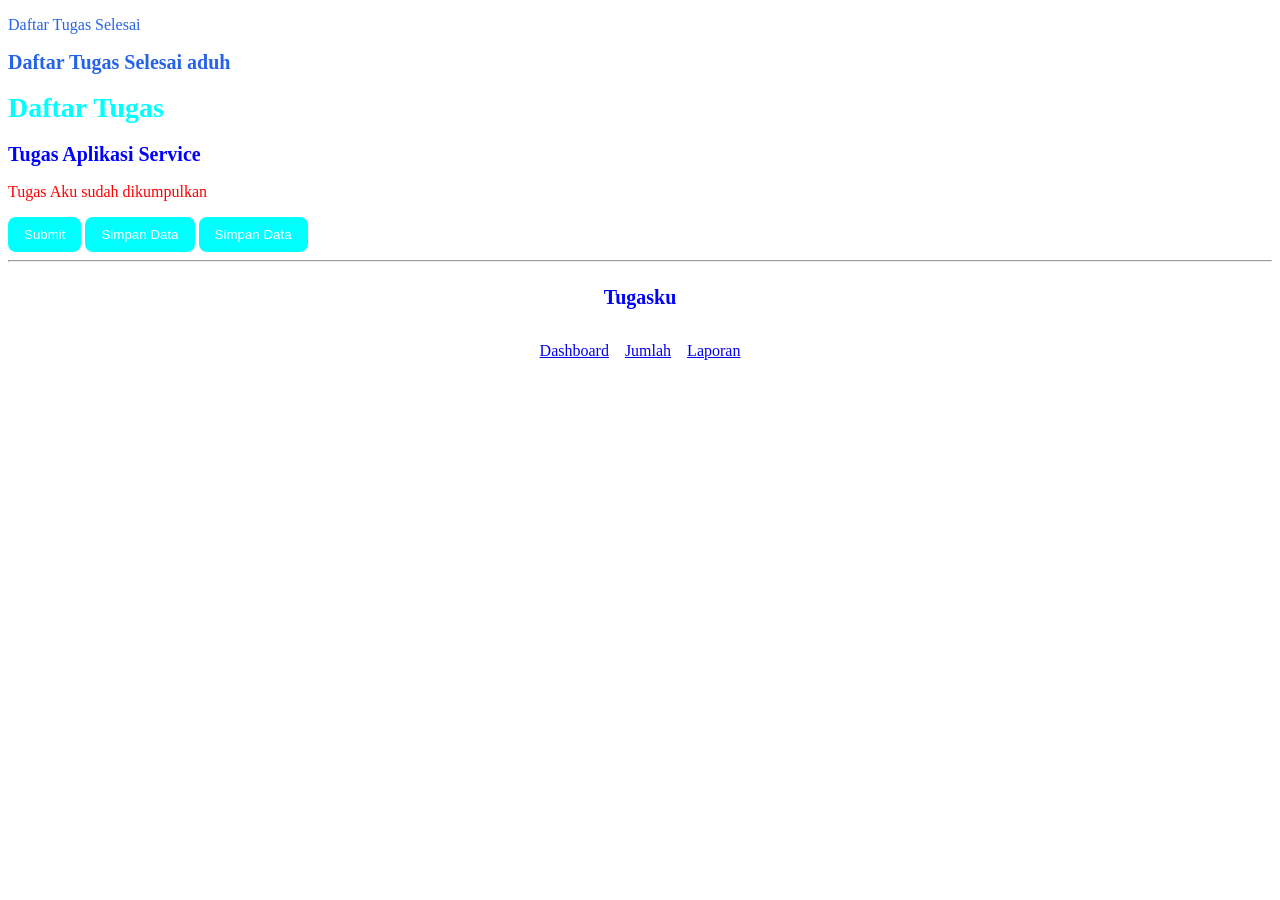
<file: index.html>
<!DOCTYPE html>
<html lang="en">
<head>
    <meta charset="UTF-8">
    <meta name="viewport" content="width=device-width, initial-scale=1.0">
    <title>Document</title>
    <link rel="stylesheet" href="style.css">
</head>
<body>
    <p class="judul">Daftar Tugas Selesai</p>
    <h2 class="judul">Daftar Tugas Selesai aduh</h2>
    <h1>Daftar Tugas</h1>
    <h2>Tugas Aplikasi Service</h2>
     <p style="color: red">Tugas Aku sudah dikumpulkan</p>
    <button>Submit</button>
    <button id="btn-simpan">Simpan Data</button>
    <button id="btn-simpan">Simpan Data</button>
    <hr>
        <div class="navbar">
            <h2>Tugasku</h2>

            <nav>
                <a href="#">Dashboard</a>
                <a href="#">Jumlah</a>
                <a href="#">Laporan</a>
            </nav>
        </div>
</body>
</html>
</file>
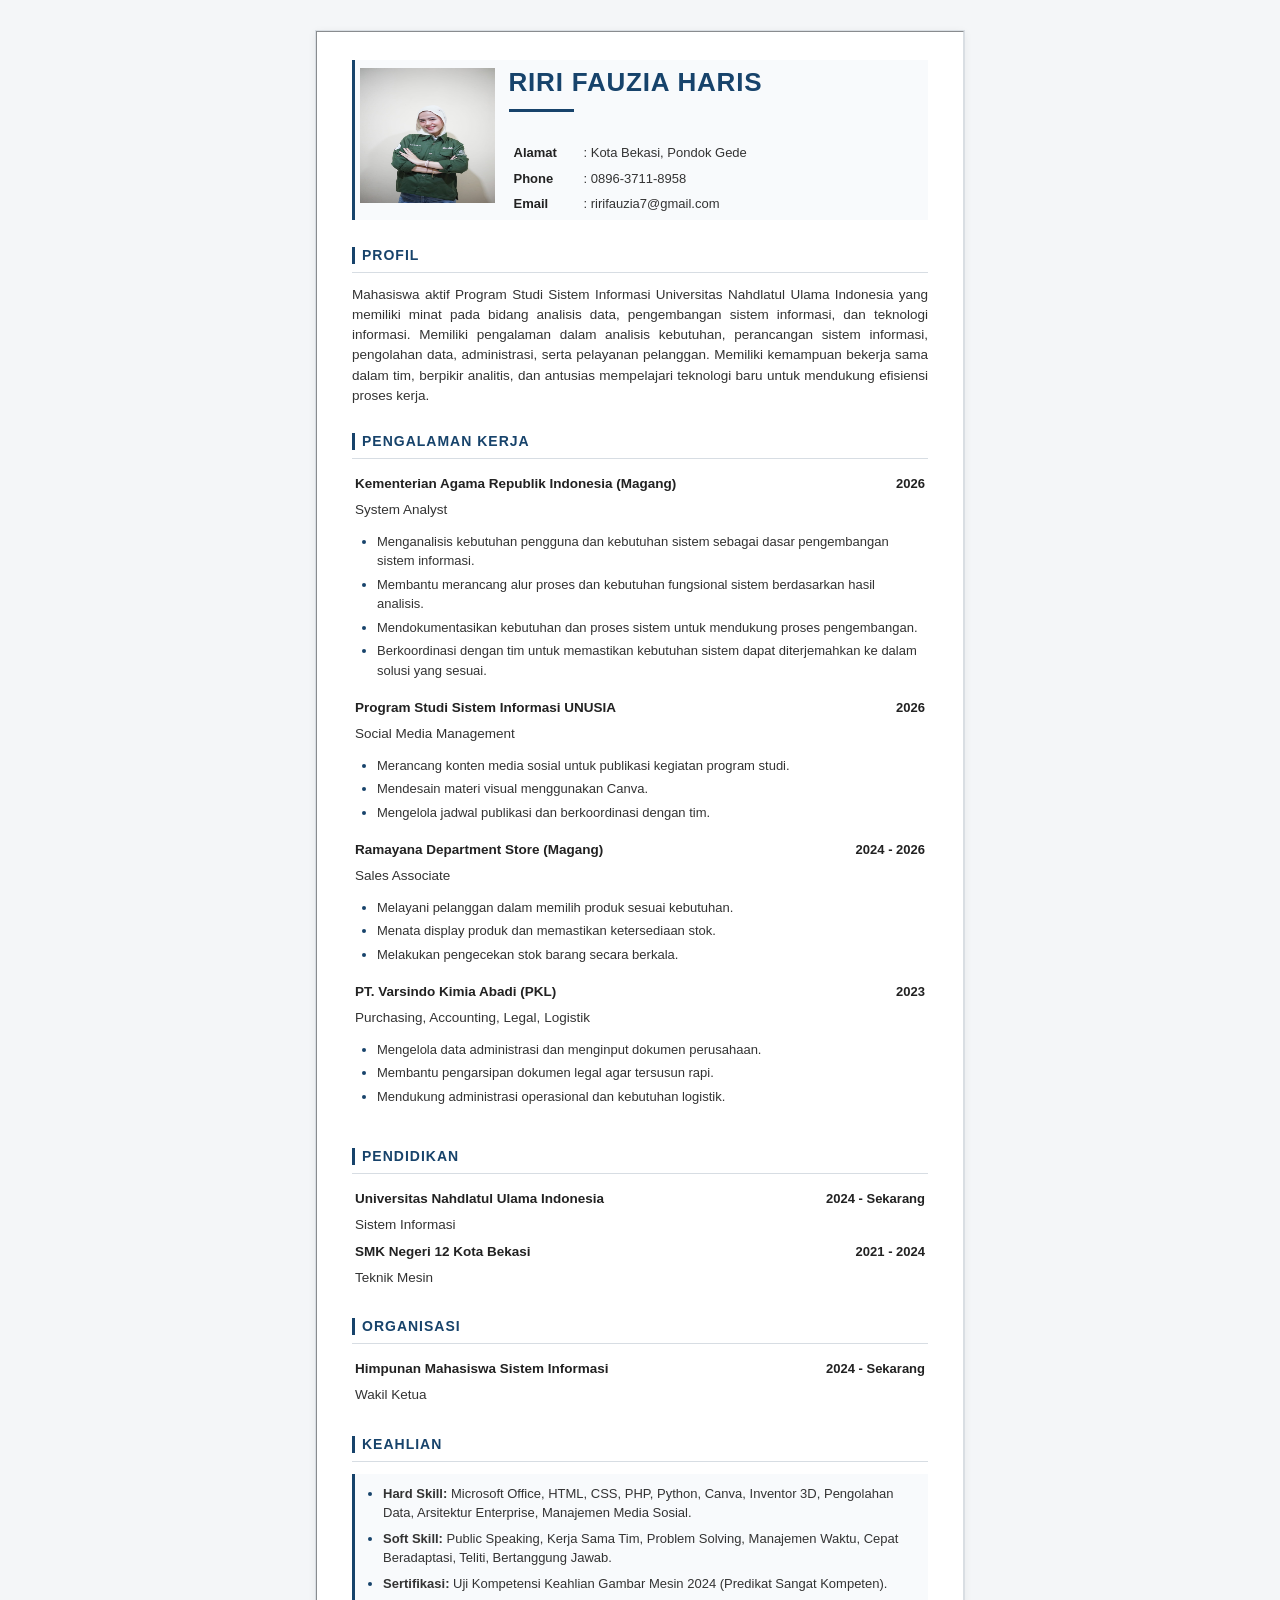
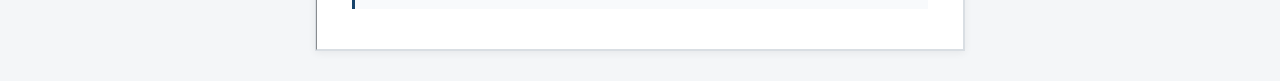
<file: cv.html>
<!DOCTYPE html>
<html lang="id">
<head>
    <meta charset="UTF-8">
    <title>CV Riri Fauzia Haris</title>
    <link rel="stylesheet" href="cv.css">
</head>

<body>

<center>

<table border="1" width="650" cellpadding="8" cellspacing="0">
    <tr>
        <td>

            <!-- HEADER FOTO + NAMA + KONTAK -->
            <table width="100%" cellpadding="4">
                <tr class="foto">

                    <!-- FOTO -->
                    <td width="150" valign="middle">
                        <img 
                            src="foto.jpeg" 
                            alt="Foto Riri Fauzia Haris"
                            width="135"
                            height="135"
                            align="center"
                        >
                    </td>

                    <!-- NAMA DAN KONTAK -->
                    <td valign="middle">

                        <h2>
                            <font color="#17436B">RIRI FAUZIA HARIS</font>
                        </h2>

                        <table cellpadding="2">
                            <tr>
                                <td width="70"><b>Alamat</b></td>
                                <td>: Kota Bekasi, Pondok Gede</td>
                            </tr>

                            <tr>
                                <td><b>Phone</b></td>
                                <td>: 0896-3711-8958</td>
                            </tr>

                            <tr>
                                <td><b>Email</b></td>
                                <td>: ririfauzia7@gmail.com</td>
                            </tr>
                        </table>

                    </td>

                </tr>
            </table>


            <h4>
                <font color="#17436B">PROFIL</font>
            </h4>
            <hr color="#17436B">

            <p align="justify">
                Mahasiswa aktif Program Studi Sistem Informasi Universitas
                Nahdlatul Ulama Indonesia yang memiliki minat pada bidang
                analisis data, pengembangan sistem informasi, dan teknologi
                informasi. Memiliki pengalaman dalam analisis kebutuhan,
                perancangan sistem informasi, pengolahan data, administrasi,
                serta pelayanan pelanggan. Memiliki kemampuan bekerja sama
                dalam tim, berpikir analitis, dan antusias mempelajari
                teknologi baru untuk mendukung efisiensi proses kerja.
            </p>


            <h4>
                <font color="#17436B">PENGALAMAN KERJA</font>
            </h4>
            <hr color="#17436B">

            <table width="100%" cellpadding="3">

                <!-- KEMENTERIAN AGAMA RI -->
                <tr>
                    <td>
                        <b>Kementerian Agama Republik Indonesia (Magang)</b>
                    </td>
                    <td align="right">
                        <b>2026</b>
                    </td>
                </tr>

                <tr>
                    <td colspan="2">
                        System Analyst
                    </td>
                </tr>

                <tr>
                    <td colspan="2">
                        <ul>
                            <li>
                                Menganalisis kebutuhan pengguna dan kebutuhan sistem sebagai dasar pengembangan sistem informasi.
                            </li>
                            <li>
                                Membantu merancang alur proses dan kebutuhan fungsional sistem berdasarkan hasil analisis.
                            </li>
                            <li>
                                Mendokumentasikan kebutuhan dan proses sistem untuk mendukung proses pengembangan.
                            </li>
                            <li>
                                Berkoordinasi dengan tim untuk memastikan kebutuhan sistem dapat diterjemahkan ke dalam solusi yang sesuai.
                            </li>
                        </ul>
                    </td>
                </tr>


                <!-- PROGRAM STUDI -->
                <tr>
                    <td>
                        <b>Program Studi Sistem Informasi UNUSIA</b>
                    </td>
                    <td align="right">
                        <b>2026</b>
                    </td>
                </tr>

                <tr>
                    <td colspan="2">
                        Social Media Management
                    </td>
                </tr>

                <tr>
                    <td colspan="2">
                        <ul>
                            <li>
                                Merancang konten media sosial untuk publikasi kegiatan program studi.
                            </li>
                            <li>
                                Mendesain materi visual menggunakan Canva.
                            </li>
                            <li>
                                Mengelola jadwal publikasi dan berkoordinasi dengan tim.
                            </li>
                        </ul>
                    </td>
                </tr>


                <!-- RAMAYANA -->
                <tr>
                    <td>
                        <b>Ramayana Department Store (Magang)</b>
                    </td>
                    <td align="right">
                        <b>2024 - 2026</b>
                    </td>
                </tr>

                <tr>
                    <td colspan="2">
                        Sales Associate
                    </td>
                </tr>

                <tr>
                    <td colspan="2">
                        <ul>
                            <li>
                                Melayani pelanggan dalam memilih produk sesuai kebutuhan.
                            </li>
                            <li>
                                Menata display produk dan memastikan ketersediaan stok.
                            </li>
                            <li>
                                Melakukan pengecekan stok barang secara berkala.
                            </li>
                        </ul>
                    </td>
                </tr>


                <!-- VARSINDO -->
                <tr>
                    <td>
                        <b>PT. Varsindo Kimia Abadi (PKL)</b>
                    </td>
                    <td align="right">
                        <b>2023</b>
                    </td>
                </tr>

                <tr>
                    <td colspan="2">
                        Purchasing, Accounting, Legal, Logistik
                    </td>
                </tr>

                <tr>
                    <td colspan="2">
                        <ul>
                            <li>
                                Mengelola data administrasi dan menginput dokumen perusahaan.
                            </li>
                            <li>
                                Membantu pengarsipan dokumen legal agar tersusun rapi.
                            </li>
                            <li>
                                Mendukung administrasi operasional dan kebutuhan logistik.
                            </li>
                        </ul>
                    </td>
                </tr>

            </table>


            <h4>
                <font color="#17436B">PENDIDIKAN</font>
            </h4>
            <hr color="#17436B">

            <table width="100%" cellpadding="3">

                <tr>
                    <td>
                        <b>Universitas Nahdlatul Ulama Indonesia</b>
                    </td>
                    <td align="right">
                        <b>2024 - Sekarang</b>
                    </td>
                </tr>

                <tr>
                    <td colspan="2">
                        Sistem Informasi
                    </td>
                </tr>

                <tr>
                    <td>
                        <b>SMK Negeri 12 Kota Bekasi</b>
                    </td>
                    <td align="right">
                        <b>2021 - 2024</b>
                    </td>
                </tr>

                <tr>
                    <td colspan="2">
                        Teknik Mesin
                    </td>
                </tr>

            </table>


            <h4>
                <font color="#17436B">ORGANISASI</font>
            </h4>
            <hr color="#17436B">

            <table width="100%" cellpadding="3">

                <tr>
                    <td>
                        <b>Himpunan Mahasiswa Sistem Informasi</b>
                    </td>
                    <td align="right">
                        <b>2024 - Sekarang</b>
                    </td>
                </tr>

                <tr>
                    <td colspan="2">
                        Wakil Ketua
                    </td>
                </tr>

            </table>


            <h4>
                <font color="#17436B">KEAHLIAN</font>
            </h4>
            <hr color="#17436B">

            <ul>

                <li>
                    <b>Hard Skill:</b>
                    Microsoft Office, HTML, CSS, PHP,
                    Python, Canva, Inventor 3D, Pengolahan Data,
                    Arsitektur Enterprise, Manajemen Media Sosial.
                </li>

                <li>
                    <b>Soft Skill:</b>
                    Public Speaking, Kerja Sama Tim,
                    Problem Solving, Manajemen Waktu, Cepat Beradaptasi,
                    Teliti, Bertanggung Jawab.
                </li>

                <li>
                    <b>Sertifikasi:</b>
                    Uji Kompetensi Keahlian Gambar Mesin
                    2024 (Predikat Sangat Kompeten).
                </li>

            </ul>

        </td>
    </tr>
</table>

</center>

</body>
</html>
</file>
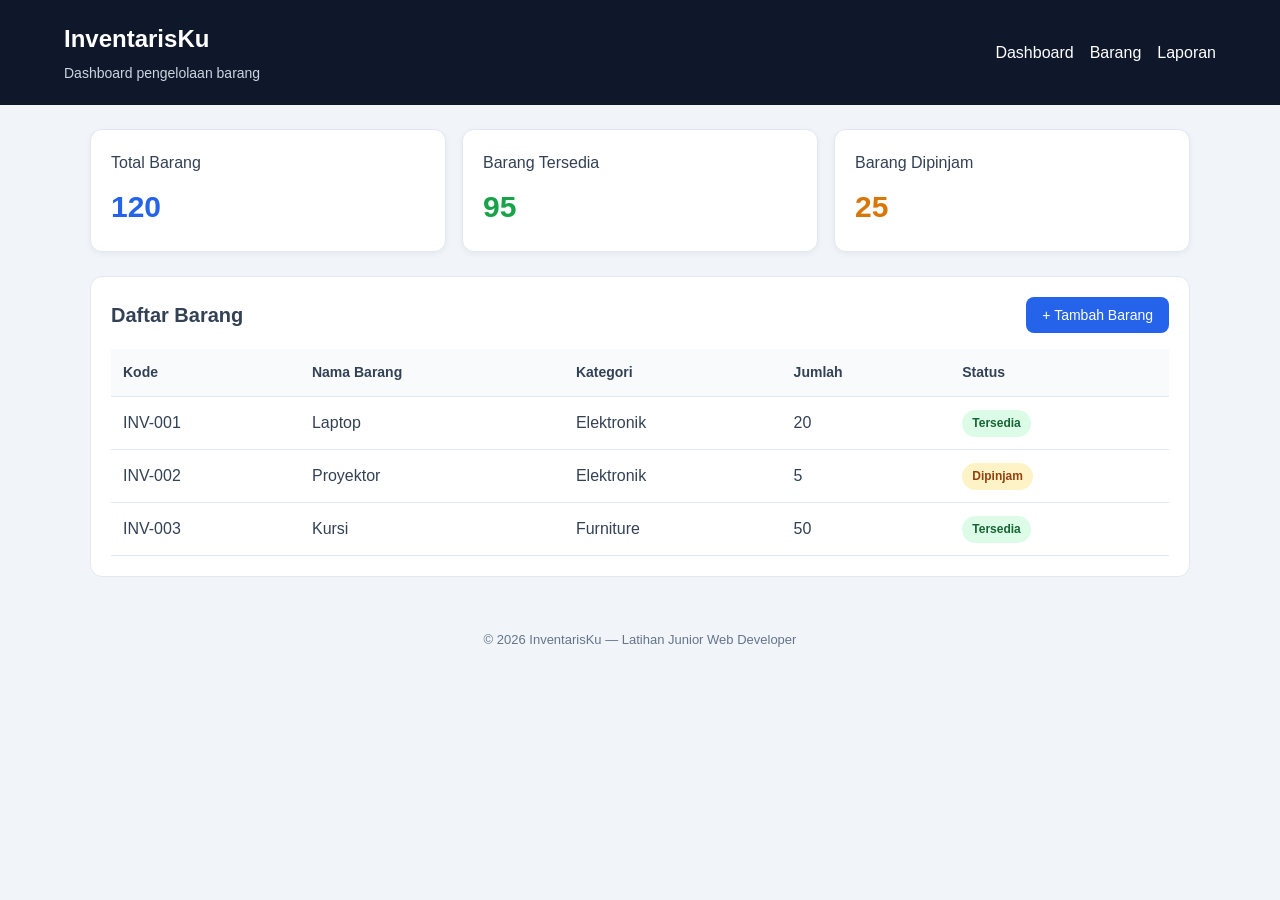
<file: viewport.html>
<!DOCTYPE html>
<html lang="id">
<head>
  <meta charset="UTF-8">
  <meta name="viewport" content="width=device-width, initial-scale=1.0">

  <title>InventarisKu</title>
  <link rel="stylesheet" href="stytle-viewport.css">
</head>
<body>
  <header class="header">
    <div>
      <h1>InventarisKu</h1>
      <p>Dashboard pengelolaan barang</p>
    </div>

    <nav class="nav-links">
      <a href="#">Dashboard</a>
      <a href="#">Barang</a>
      <a href="#">Laporan</a>
    </nav>
  </header>

  <main class="container">
    <section class="summary">
      <article class="card">
        <h2>Total Barang</h2>
        <p class="number">120</p>
      </article>

      <article class="card">
        <h2>Barang Tersedia</h2>
        <p class="number success">95</p>
      </article>

      <article class="card">
        <h2>Barang Dipinjam</h2>
        <p class="number warning">25</p>
      </article>
    </section>

    <section class="content-section">
      <div class="section-heading">
        <h2>Daftar Barang</h2>
        <button class="btn-primary" type="button">
          + Tambah Barang
        </button>
      </div>

      <div class="table-wrapper">
        <table>
          <thead>
            <tr>
              <th>Kode</th>
              <th>Nama Barang</th>
              <th>Kategori</th>
              <th>Jumlah</th>
              <th>Status</th>
            </tr>
          </thead>

          <tbody>
            <tr>
              <td>INV-001</td>
              <td>Laptop</td>
              <td>Elektronik</td>
              <td>20</td>
              <td><span class="badge tersedia">Tersedia</span></td>
            </tr>

            <tr>
              <td>INV-002</td>
              <td>Proyektor</td>
              <td>Elektronik</td>
              <td>5</td>
              <td><span class="badge dipinjam">Dipinjam</span></td>
            </tr>

            <tr>
              <td>INV-003</td>
              <td>Kursi</td>
              <td>Furniture</td>
              <td>50</td>
              <td><span class="badge tersedia">Tersedia</span></td>
            </tr>
          </tbody>
        </table>
      </div>
    </section>
  </main>

  <footer class="footer">
    <p>&copy; 2026 InventarisKu — Latihan Junior Web Developer</p>
  </footer>
</body>
</html>
</file>
<file: style.css>
h1 {
    color: aqua;
    font-size: 28px;
}
h2 {
    color:blue;
    font-size: 20px;
}

button {
    background-color: aqua;
    color: white;
    padding: 10px 16px;
    border: none;
    border-radius: 8px;
}

button:hover {
    background-color: hotpink;
}

.judul {
    color: #2563eb;
}

#btn-simpan {
    background-color: aqua ;
    color: white;
}

.navbar {
    display: flex;
    flex-direction: column;
    justify-content: space-between;
    align-items: center;
    gap: 16px;
}

.navbar nav {
    display: flex;
    gap: 16px;
}
</file>
<file: cv.css>
/* ==============================
   DASAR
================================ */

* {
    box-sizing: border-box;
}

body {
    margin: 0;
    padding: 30px 0;
    background: #f4f6f8;
    font-family: Arial, Helvetica, sans-serif;
    color: #333;
    line-height: 1.5;
}


/* ==============================
   KERTAS CV
================================ */

body > center > table {
    width: 650px;
    background: #ffffff;
    border: 1px solid #d9dee3;
    box-shadow: 0 2px 8px rgba(0, 0, 0, 0.06);
}


/* ==============================
   ISI CV
================================ */

body > center > table > tbody > tr > td {
    padding: 28px 35px;
}


/* ==============================
   NAMA
================================ */

h2 {
    position: relative;
    margin: 0 0 18px 0;
    padding-bottom: 10px;
    color: #17436B;
    font-size: 26px;
    letter-spacing: 0.8px;
}

/* Garis dekorasi di bawah nama */

h2::after {
    content: "";
    display: block;
    width: 65px;
    height: 3px;
    margin-top: 7px;
    background-color: #17436B;
}


/* ==============================
   INFORMASI KONTAK
================================ */

body > center > table > tbody > tr > td > table:first-child {
    background: #f8fafc;
    border-left: 3px solid #17436B;
    padding: 6px 10px;
    margin-bottom: 5px;
}

body > center > table > tbody > tr > td > table:first-child td {
    font-size: 13px;
    padding: 3px 5px;
}


/* ==============================
   JUDUL SECTION
================================= */

h4 {
    position: relative;
    margin-top: 25px;
    margin-bottom: 6px;
    padding-left: 10px;

    color: #17436B;
    font-size: 14px;
    font-weight: bold;
    letter-spacing: 1px;
}


/* Aksen garis kecil di sebelah judul */

h4::before {
    content: "";
    position: absolute;
    left: 0;
    top: 2px;

    width: 3px;
    height: 17px;

    background-color: #17436B;
}


/* Garis section */

hr {
    height: 1px;
    margin: 0 0 12px 0;

    border: none;
    background-color: #d7dde3;
}


/* ==============================
   PROFIL
================================ */

p {
    margin-top: 5px;
    margin-bottom: 15px;

    font-size: 13.5px;
    text-align: justify;
}


/* ==============================
   TABEL PENGALAMAN
================================ */

body > center > table table {
    border-collapse: collapse;
}

body > center > table table td {
    border: none;
    vertical-align: top;
    font-size: 13.5px;
}


/* Nama perusahaan / institusi */

body > center > table table td b {
    color: #222;
}


/* Tahun */

body > center > table table td[align="right"] {
    color: #17436B;
    font-size: 13px;
    white-space: nowrap;
}


/* ==============================
   LIST
================================ */

ul {
    margin-top: 5px;
    margin-bottom: 12px;
    padding-left: 22px;
}

li {
    margin-bottom: 4px;
    font-size: 13px;
}

li::marker {
    color: #17436B;
}


/* ==============================
   BAGIAN KEAHLIAN
================================ */

body > center > table > tbody > tr > td > ul:last-child {
    margin-top: 8px;
    padding: 10px 18px 10px 28px;

    background-color: #f8fafc;
    border-left: 3px solid #17436B;
}

body > center > table > tbody > tr > td > ul:last-child li {
    margin-bottom: 6px;
}


/* ==============================
   RESPONSIVE
================================ */

@media screen and (max-width: 700px) {

    body {
        padding: 10px;
    }

    body > center > table {
        width: 100%;
    }

    body > center > table > tbody > tr > td {
        padding: 22px;
    }

    h2 {
        font-size: 23px;
    }
}

.foto img{
    margin: 5px 0px 0px 0px;
}
</file>
<file: stytle-viewport.css>
/* 1. Pengaturan dasar */
* {
  box-sizing: border-box;
}

body {
  margin: 0;
  font-family: Arial, sans-serif;
  color: #334155;
  background-color: #f1f5f9;
  line-height: 1.6;
}

/* 2. Header dan navigasi */
.header {
  display: flex;
  justify-content: space-between;
  align-items: center;
  gap: 20px;
  padding: 20px 5%;
  color: white;
  background-color: #0f172a;
}

.header h1 {
  margin: 0;
  font-size: 24px;
}

.header p {
  margin: 4px 0 0;
  color: #cbd5e1;
  font-size: 14px;
}

.nav-links {
  display: flex;
  flex-wrap: wrap;
  gap: 16px;
}

.nav-links a {
  color: white;
  text-decoration: none;
}

.nav-links a:hover {
  color: #93c5fd;
}

/* 3. Kontainer utama */
.container {
  width: min(100% - 32px, 1100px);
  margin: 24px auto;
}

/* 4. Kartu ringkasan */
.summary {
  display: grid;
  grid-template-columns: repeat(3, minmax(0, 1fr));
  gap: 16px;
}

.card {
  padding: 20px;
  background-color: white;
  border: 1px solid #e2e8f0;
  border-radius: 12px;
  box-shadow: 0 2px 6px rgb(15 23 42 / 5%);
}

.card h2 {
  margin: 0;
  font-size: 16px;
  font-weight: 500;
}

.number {
  margin: 8px 0 0;
  font-size: 30px;
  font-weight: 700;
  color: #2563eb;
}

.success {
  color: #16a34a;
}

.warning {
  color: #d97706;
}

/* 5. Bagian tabel */
.content-section {
  margin-top: 24px;
  padding: 20px;
  background-color: white;
  border: 1px solid #e2e8f0;
  border-radius: 12px;
}

.section-heading {
  display: flex;
  justify-content: space-between;
  align-items: center;
  gap: 12px;
  margin-bottom: 16px;
}

.section-heading h2 {
  margin: 0;
  font-size: 20px;
}

.btn-primary {
  padding: 10px 16px;
  border: none;
  border-radius: 8px;
  background-color: #2563eb;
  color: white;
  font-size: 14px;
  cursor: pointer;
}

.btn-primary:hover {
  background-color: #1d4ed8;
}

.table-wrapper {
  overflow-x: auto;
}

table {
  width: 100%;
  border-collapse: collapse;
  text-align: left;
}

th,
td {
  padding: 12px;
  border-bottom: 1px solid #e2e8f0;
}

th {
  background-color: #f8fafc;
  font-size: 14px;
}

.badge {
  display: inline-block;
  padding: 4px 10px;
  border-radius: 999px;
  font-size: 12px;
  font-weight: 600;
}

.tersedia {
  background-color: #dcfce7;
  color: #166534;
}

.dipinjam {
  background-color: #fef3c7;
  color: #92400e;
}

/* 6. Footer */
.footer {
  padding: 16px;
  text-align: center;
  color: #64748b;
  font-size: 13px;
}

/* 7. Responsive: tablet */
@media (max-width: 768px) {
  .header {
    align-items: flex-start;
    flex-direction: column;
  }

  .summary {
    grid-template-columns: repeat(2, minmax(0, 1fr));
  }
}

/* 8. Responsive: ponsel */
@media (max-width: 480px) {
  .summary {
    grid-template-columns: 1fr;
  }

  .section-heading {
    align-items: stretch;
    flex-direction: column;
  }

  .btn-primary {
    width: 100%;
  }

  .content-section {
    padding: 12px;
  }

  th,
  td {
    padding: 8px;
    font-size: 13px;
  }
}
</file>
